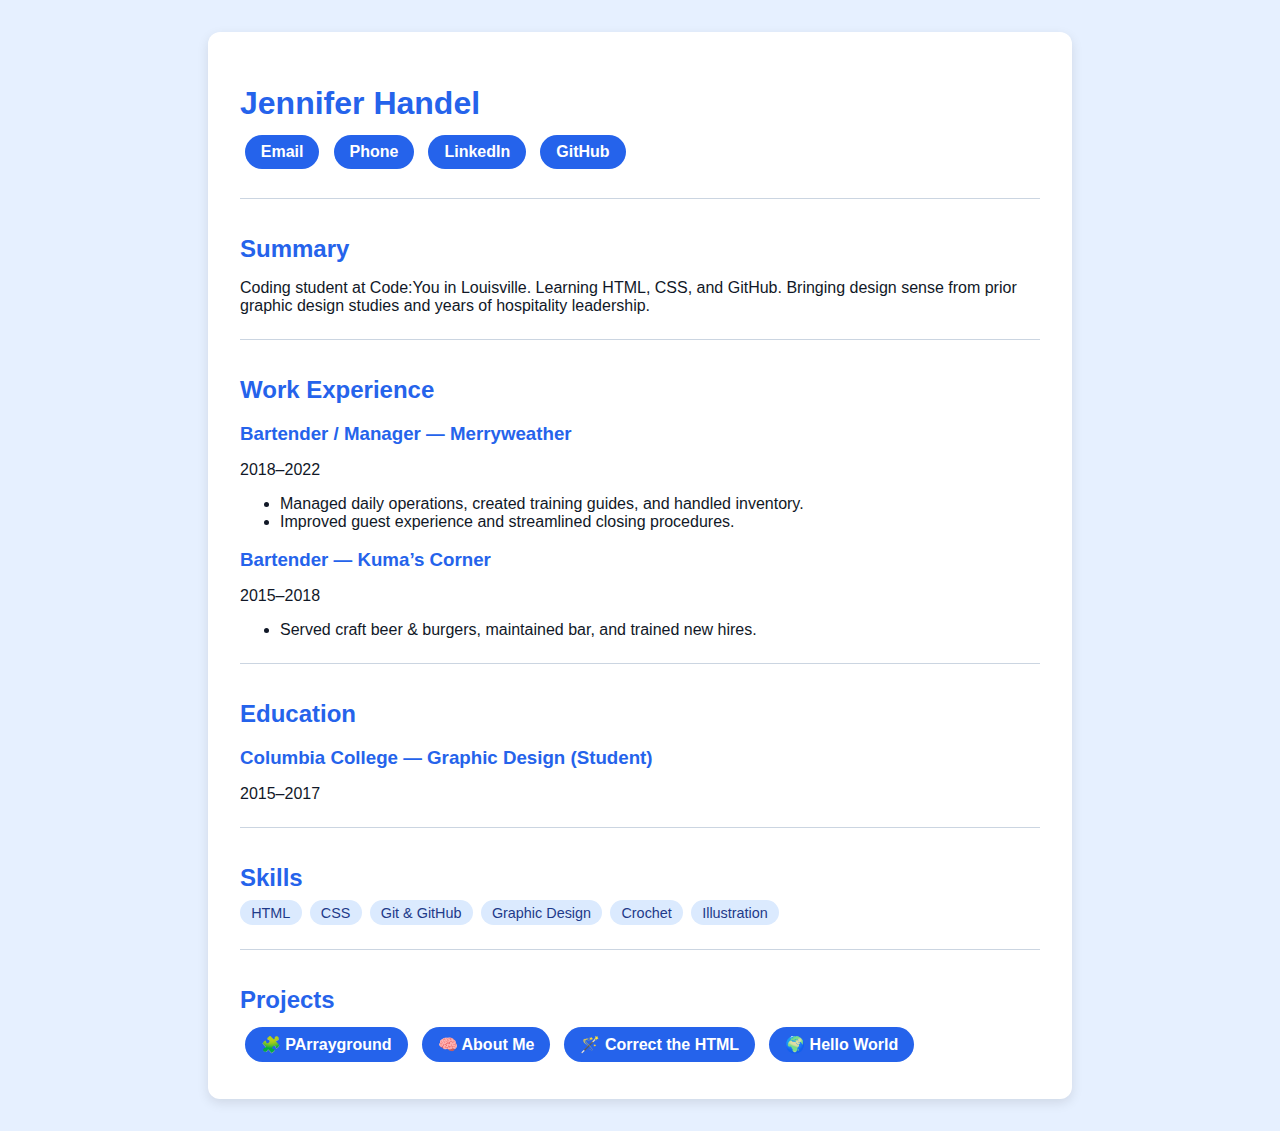
<file: index.html>
<!doctype html>
<html lang="en">
<head>
  <meta charset="utf-8" />
  <meta name="viewport" content="width=device-width, initial-scale=1" />
  <title>Jennifer Handel – Resume</title>
  <link rel="stylesheet" href="styles.css" />
</head>
<body>
  <main class="page">
    <article class="resume">
      <header class="resume__header">
        <h1 class="name">Jennifer Handel</h1>
        <nav class="contact">
          <a class="btn btn--ghost" href="mailto:jenniferwhatever@gmail.com">Email</a>
          <a class="btn btn--ghost" href="tel:+17736200256">Phone</a>
          <a class="btn btn--ghost" href="https://linkedin.com/in/jenniferhandel" target="_blank" rel="noopener">LinkedIn</a>
          <a class="btn btn--ghost" href="https://github.com/j3nniferf" target="_blank" rel="noopener">GitHub</a>
        </nav>
      </header>

      <section class="section">
        <h2 class="section__title">Summary</h2>
        <p>Coding student at Code:You in Louisville. Learning HTML, CSS, and GitHub. Bringing design sense from prior graphic design studies and years of hospitality leadership.</p>
      </section>

      <section class="section">
        <h2 class="section__title">Work Experience</h2>
        <div class="item">
          <h3>Bartender / Manager — Merryweather</h3>
          <p class="meta">2018–2022</p>
          <ul class="bullets">
            <li>Managed daily operations, created training guides, and handled inventory.</li>
            <li>Improved guest experience and streamlined closing procedures.</li>
          </ul>
        </div>

        <div class="item">
          <h3>Bartender — Kuma’s Corner</h3>
          <p class="meta">2015–2018</p>
          <ul class="bullets">
            <li>Served craft beer & burgers, maintained bar, and trained new hires.</li>
          </ul>
        </div>
      </section>

      <section class="section">
        <h2 class="section__title">Education</h2>
        <div class="item">
          <h3>Columbia College — Graphic Design (Student)</h3>
          <p class="meta">2015–2017</p>
        </div>
      </section>

      <section class="section">
        <h2 class="section__title">Skills</h2>
        <div class="tags">
          <span class="tag">HTML</span>
          <span class="tag">CSS</span>
          <span class="tag">Git & GitHub</span>
          <span class="tag">Graphic Design</span>
          <span class="tag">Crochet</span>
          <span class="tag">Illustration</span>
        </div>
      </section>
</section>

<section class="section">
  <h2 class="section__title">Projects</h2>
  <div class="project-buttons">
    <a class="btn btn--ghost" href="https://github.com/j3nniferf/PArrayground" target="_blank">🧩 PArrayground</a>
    <a class="btn btn--ghost" href="https://github.com/j3nniferf/About-Me-HTML" target="_blank">🧠 About Me</a>
    <a class="btn btn--ghost" href="https://github.com/j3nniferf/Correct-The-HTML" target="_blank">🪄 Correct the HTML</a>
    <a class="btn btn--ghost" href="https://github.com/j3nniferf/Hello-World" target="_blank">🌍 Hello World</a>
  </div>
</section>



    
    </article>
  </main>
</body>
</html>
</file>
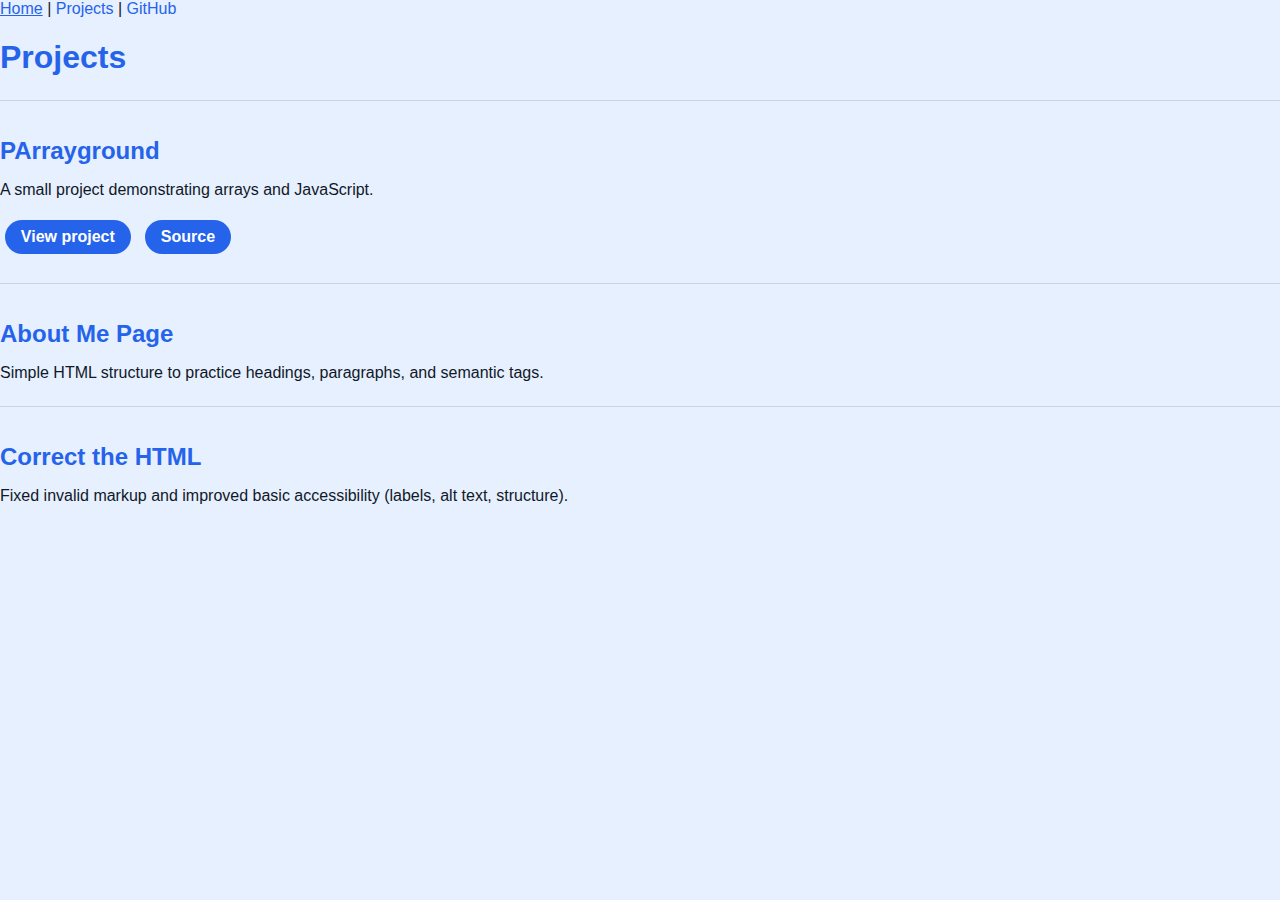
<file: projects.html>
<!DOCTYPE html>
<html lang="en">
<head>
  <meta charset="UTF-8" />
  <meta name="viewport" content="width=device-width, initial-scale=1.0" />
  <title>Projects – JENNIFER HANDEL</title>
  <link rel="stylesheet" href="styles.css">
</head>

<body>

  <nav class="nav">
    <a href="index.html">Home</a>
    <span class="sep">|</span>
    <a href="projects.html">Projects</a>
    <span class="sep">|</span>
    <a href="https://github.com/j3nniferF" target="_blank" rel="noopener noreferrer">GitHub</a>
  </nav>

  <main class="container">
    <h1>Projects</h1>

    <section class="section">
      <h2>PArrayground</h2>
      <p>A small project demonstrating arrays and JavaScript.</p>
      <a class="btn" href="https://j3nniferF.github.io/PArrayground" target="_blank" rel="noopener noreferrer">View project</a>
      <a class="btn secondary" href="https://github.com/j3nniferF/PArrayground" target="_blank" rel="noopener noreferrer">Source</a>
    </section>

    <section class="section">
      <h2>About Me Page</h2>
      <p>Simple HTML structure to practice headings, paragraphs, and semantic tags.</p>
    </section>

    <section class="section">
      <h2>Correct the HTML</h2>
      <p>Fixed invalid markup and improved basic accessibility (labels, alt text, structure).</p>
    </section>
  </main>

</body>
</html>
</file>
<file: styles.css>
body {
  font-family: Arial, Helvetica, sans-serif;
  background-color: #e6f0ff;
  color: #111827;
  margin: 0;
  padding: 0;
}

.page {
  display: flex;
  justify-content: center;
  padding: 2rem;
}

.resume {
  background-color: white;
  border-radius: 12px;
  padding: 2rem;
  width: 90%;
  max-width: 800px;
  box-shadow: 0 4px 12px rgba(0, 0, 0, 0.1);
}

h1, h2, h3 {
  color: #2563eb;
  margin-bottom: 0.5rem;
}

.section {
  border-top: 1px solid #cbd5e1;
  margin-top: 1.5rem;
  padding-top: 1rem;
}

a {
  color: #2563eb;
  text-decoration: none;
}

a:hover {
  text-decoration: underline;
}

.btn {
  display: inline-block;
  background-color: #2563eb;
  color: white;
  padding: 0.5rem 1rem;
  border-radius: 25px;
  font-weight: bold;
  text-decoration: none;
  margin: 0.3rem;
  transition: background-color 0.2s ease;
}

.btn:hover {
  background-color: #1d4ed8;
}

.tags {
  display: flex;
  flex-wrap: wrap;
  gap: 0.5rem;
  margin-top: 0.5rem;
}

.tag {
  background-color: #dbeafe;
  color: #1e3a8a;
  border-radius: 15px;
  padding: 0.3rem 0.7rem;
  font-size: 0.9rem;
}

.footer {
  text-align: center;
  margin-top: 2rem;
  border-top: 1px solid #cbd5e1;
  padding-top: 1rem;
}
</file>
